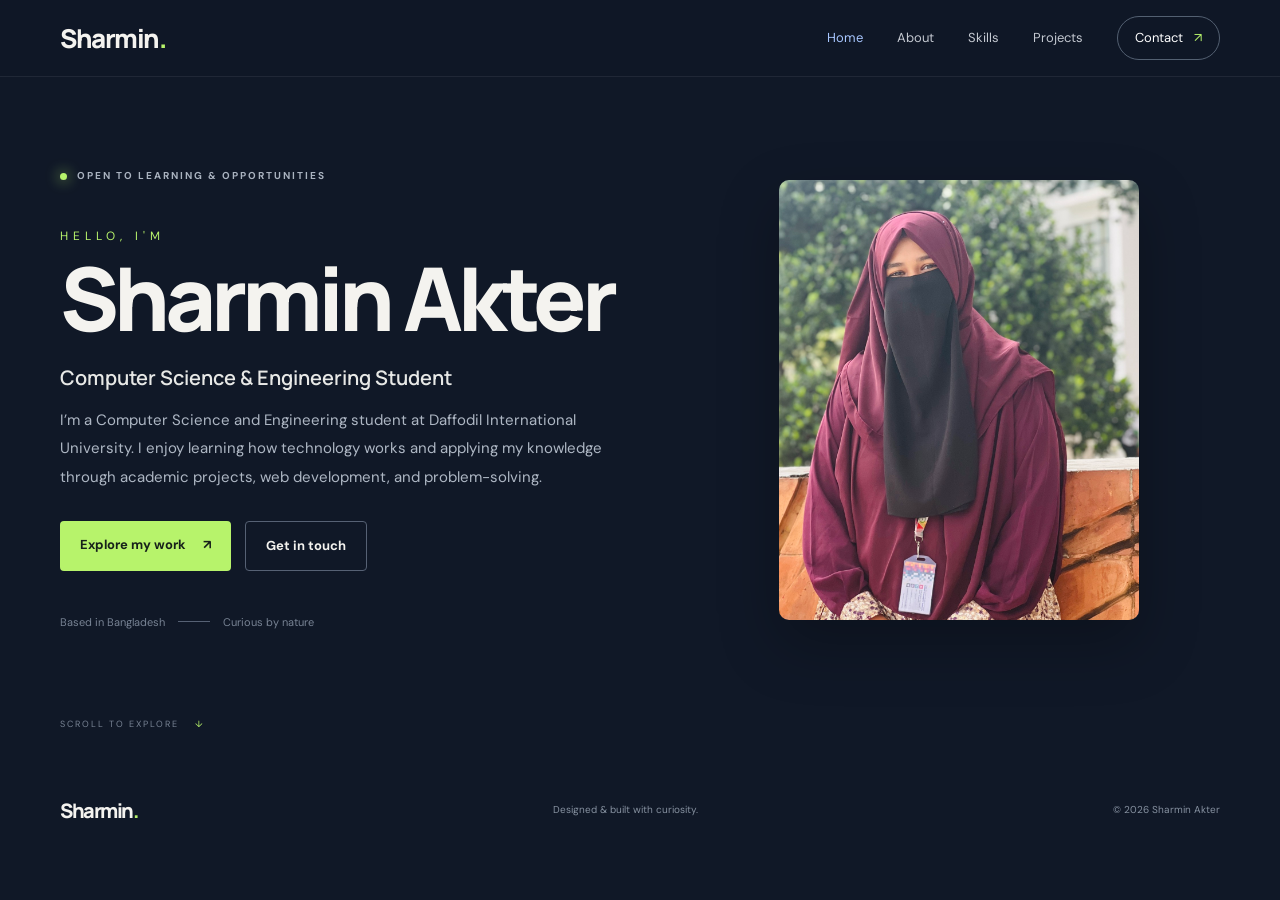
<file: index.html>
<!DOCTYPE html>
<html lang="en"><head><meta charset="utf-8"/><meta content="width=device-width, initial-scale=1.0" name="viewport"/><meta content="Sharmin Akter's CSE personal portfolio" name="description"/><title>Home | Sharmin Akter</title><link href="https://fonts.googleapis.com" rel="preconnect"/><link crossorigin="" href="https://fonts.gstatic.com" rel="preconnect"/><link href="https://fonts.googleapis.com/css2?family=DM+Sans:ital,opsz,wght@0,9..40,400;0,9..40,500;0,9..40,600;0,9..40,700;1,9..40,400&amp;family=Manrope:wght@500;600;700;800&amp;display=swap" rel="stylesheet"/><link href="style.css" rel="stylesheet"/></head><body><div class="scroll-progress" id="scrollProgress"></div><header class="site-header"><nav aria-label="Main navigation" class="nav container"><a class="logo" href="index.html">Sharmin<span>.</span></a><button aria-expanded="false" aria-label="Open navigation" class="menu-toggle" id="menuToggle"><span></span><span></span></button><div class="nav-links" id="navLinks"><a class="active" href="index.html">Home</a><a class="" href="about.html">About</a><a class="" href="skills.html">Skills</a><a class="" href="projects.html">Projects</a><a class="nav-cta" href="contact.html">Contact <span>↗</span></a></div></nav></header><main><section class="hero section container" id="home">
<div class="hero-copy">
<div class="eyebrow"><span class="status-dot"></span> OPEN TO LEARNING &amp; OPPORTUNITIES</div>
<p class="hero-kicker">HELLO, I'M</p>
<h1>Sharmin Akter</h1>
<h2>Computer Science &amp; Engineering Student</h2>
<p class="hero-description">I’m a Computer Science and Engineering student at Daffodil International University. I enjoy learning how technology works and applying my knowledge through academic projects, web development, and problem-solving.</p>
<div class="hero-actions">
<a class="btn btn-primary" href="projects.html">Explore my work <span>↗</span></a>
<a class="btn btn-ghost" href="contact.html">Get in touch</a>
</div>
<div class="hero-meta"><span>Based in Bangladesh</span><span class="meta-line"></span><span>Curious by nature</span></div>
</div>
<div class="hero-art profile-photo"><img alt="" src="assets/sharmin-akter.jpg"/></div>
<a class="scroll-cue" href="#about">SCROLL TO EXPLORE <span>↓</span></a>
</section></main><footer class="footer"><div class="container footer-inner"><a class="logo" href="index.html">Sharmin<span>.</span></a><p>Designed &amp; built with curiosity.</p><p>© <span id="year"></span> Sharmin Akter</p></div></footer><button aria-label="Back to top" class="back-top" id="backTop">↑</button><script src="script.js"></script></body></html>
</file>
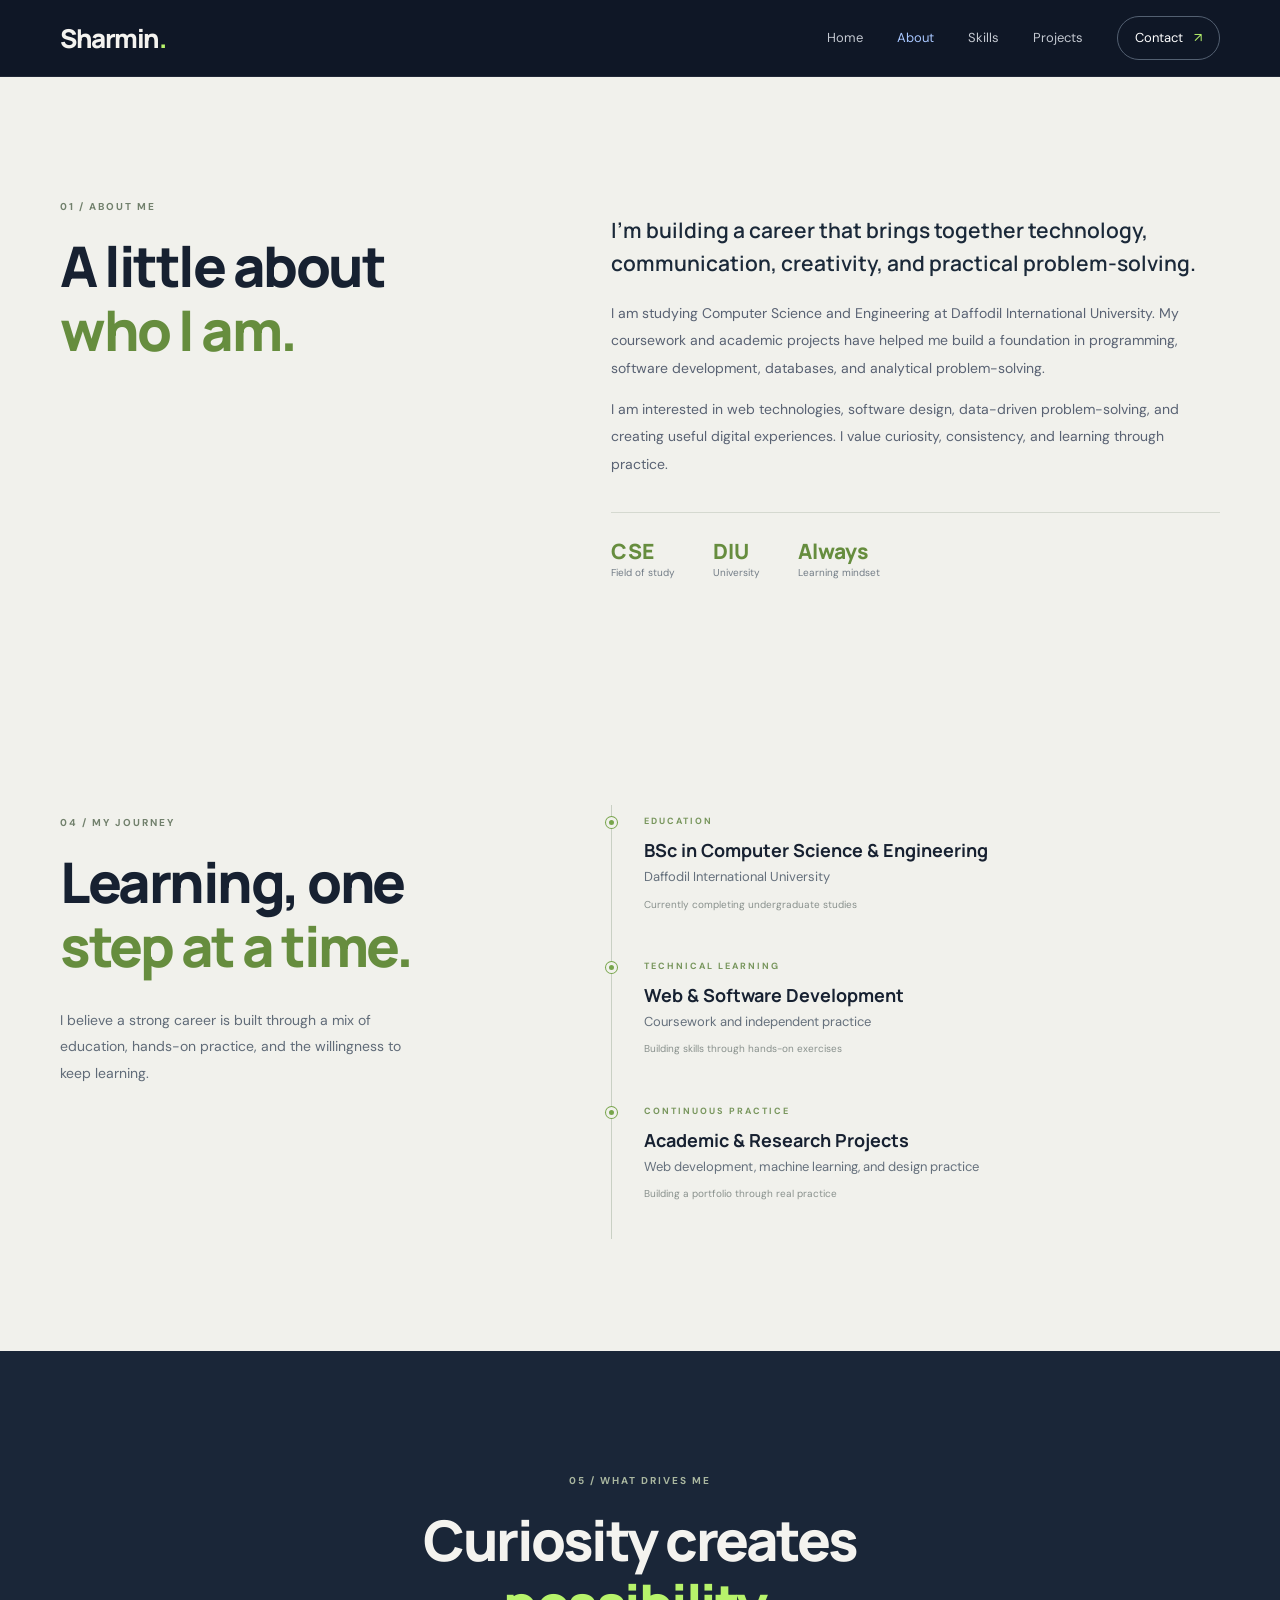
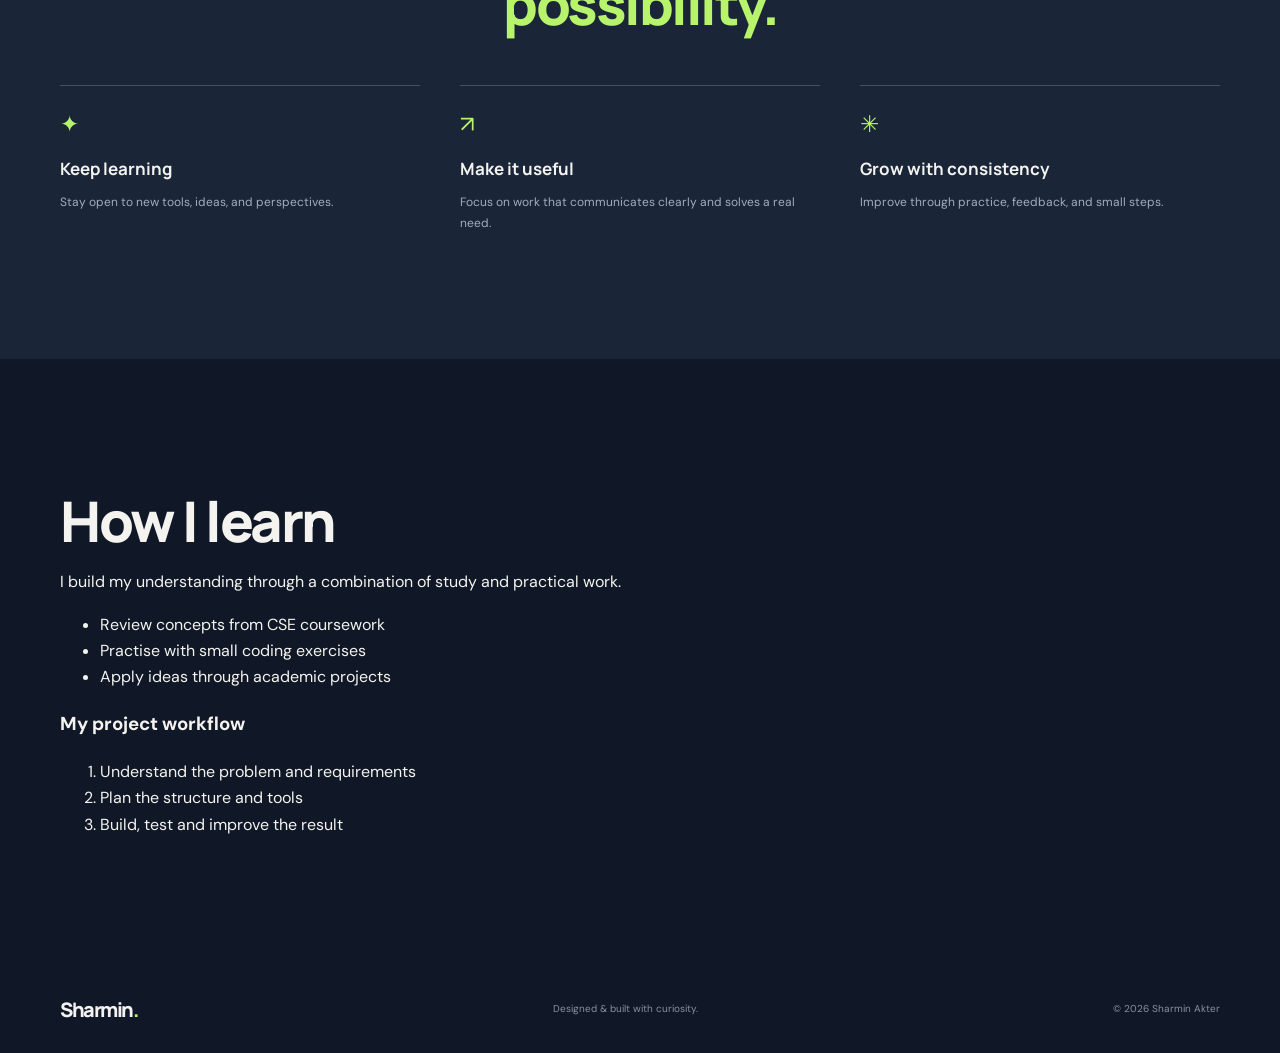
<file: about.html>
<!DOCTYPE html>
<html lang="en"><head><meta charset="utf-8"/><meta content="width=device-width, initial-scale=1.0" name="viewport"/><meta content="Sharmin Akter's CSE personal portfolio" name="description"/><title>About | Sharmin Akter</title><link href="https://fonts.googleapis.com" rel="preconnect"/><link crossorigin="" href="https://fonts.gstatic.com" rel="preconnect"/><link href="https://fonts.googleapis.com/css2?family=DM+Sans:ital,opsz,wght@0,9..40,400;0,9..40,500;0,9..40,600;0,9..40,700;1,9..40,400&amp;family=Manrope:wght@500;600;700;800&amp;display=swap" rel="stylesheet"/><link href="style.css" rel="stylesheet"/></head><body><div class="scroll-progress" id="scrollProgress"></div><header class="site-header"><nav aria-label="Main navigation" class="nav container"><a class="logo" href="index.html">Sharmin<span>.</span></a><button aria-expanded="false" aria-label="Open navigation" class="menu-toggle" id="menuToggle"><span></span><span></span></button><div class="nav-links" id="navLinks"><a class="" href="index.html">Home</a><a class="active" href="about.html">About</a><a class="" href="skills.html">Skills</a><a class="" href="projects.html">Projects</a><a class="nav-cta" href="contact.html">Contact <span>↗</span></a></div></nav></header><main><section class="section about-section" id="about">
<div class="container two-col">
<div><p class="section-label">01 / ABOUT ME</p><h2 class="section-title">A little about<br/><span>who I am.</span></h2></div>
<div class="about-copy">
<p class="lead">I’m building a career that brings together technology, communication, creativity, and practical problem-solving.</p>
<p>I am studying Computer Science and Engineering at Daffodil International University. My coursework and academic projects have helped me build a foundation in programming, software development, databases, and analytical problem-solving.</p>
<p>I am interested in web technologies, software design, data-driven problem-solving, and creating useful digital experiences. I value curiosity, consistency, and learning through practice.</p>
<div class="about-facts"><div><strong>CSE</strong><span>Field of study</span></div><div><strong>DIU</strong><span>University</span></div><div><strong>Always</strong><span>Learning mindset</span></div></div>
</div>
</div>
</section><section class="section journey-section" id="journey">
<div class="container two-col">
<div><p class="section-label">04 / MY JOURNEY</p><h2 class="section-title">Learning, one<br/><span>step at a time.</span></h2><p class="journey-intro">I believe a strong career is built through a mix of education, hands-on practice, and the willingness to keep learning.</p></div>
<div class="timeline">
<div class="timeline-item"><span class="timeline-dot"></span><p class="timeline-date">EDUCATION</p><h3>BSc in Computer Science &amp; Engineering</h3><p>Daffodil International University</p><span class="timeline-detail">Currently completing undergraduate studies</span></div>
<div class="timeline-item"><span class="timeline-dot"></span><p class="timeline-date">TECHNICAL LEARNING</p><h3>Web &amp; Software Development</h3><p>Coursework and independent practice</p><span class="timeline-detail">Building skills through hands-on exercises</span></div>
<div class="timeline-item"><span class="timeline-dot"></span><p class="timeline-date">CONTINUOUS PRACTICE</p><h3>Academic &amp; Research Projects</h3><p>Web development, machine learning, and design practice</p><span class="timeline-detail">Building a portfolio through real practice</span></div>
</div>
</div>
</section><section class="section values-section">
<div class="container values-inner"><p class="section-label">05 / WHAT DRIVES ME</p><h2 class="section-title">Curiosity creates<br/><span>possibility.</span></h2><div class="values-grid"><div><span>✦</span><h3>Keep learning</h3><p>Stay open to new tools, ideas, and perspectives.</p></div><div><span>↗</span><h3>Make it useful</h3><p>Focus on work that communicates clearly and solves a real need.</p></div><div><span>✳</span><h3>Grow with consistency</h3><p>Improve through practice, feedback, and small steps.</p></div></div></div>
</section><section class="section assignment-learning-list"><div class="container"><h2 class="section-title">How I learn</h2><p>I build my understanding through a combination of study and practical work.</p><ul><li>Review concepts from CSE coursework</li><li>Practise with small coding exercises</li><li>Apply ideas through academic projects</li></ul><h3>My project workflow</h3><ol><li>Understand the problem and requirements</li><li>Plan the structure and tools</li><li>Build, test and improve the result</li></ol></div></section></main><footer class="footer"><div class="container footer-inner"><a class="logo" href="index.html">Sharmin<span>.</span></a><p>Designed &amp; built with curiosity.</p><p>© <span id="year"></span> Sharmin Akter</p></div></footer><button aria-label="Back to top" class="back-top" id="backTop">↑</button><script src="script.js"></script></body></html>
</file>
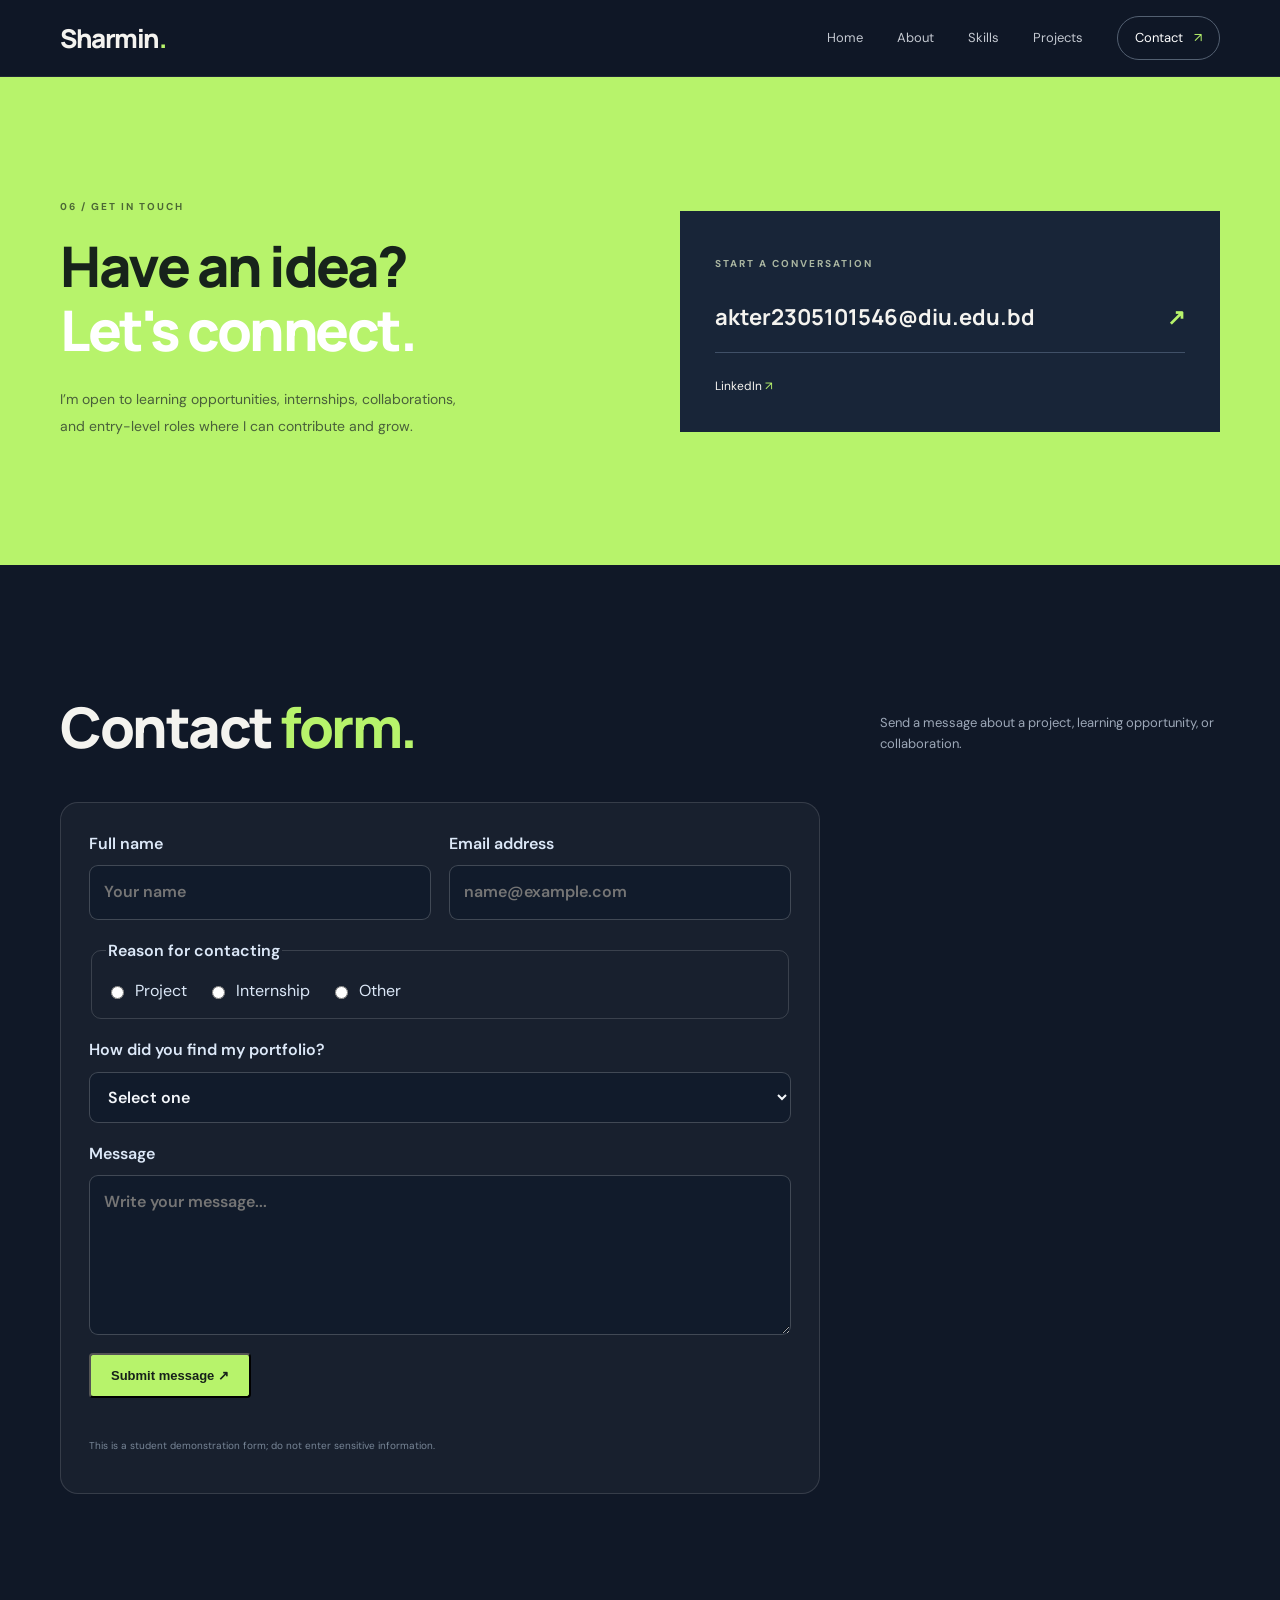
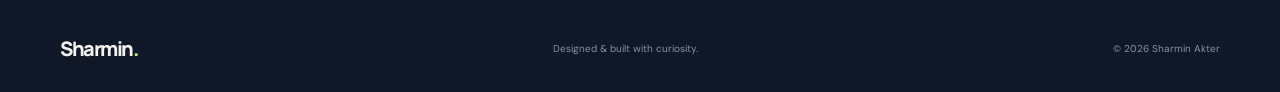
<file: contact.html>
<!DOCTYPE html><html lang="en"><head><meta charset="UTF-8"><meta name="viewport" content="width=device-width, initial-scale=1.0"><meta name="description" content="Sharmin Akter's CSE personal portfolio"><title>Contact | Sharmin Akter</title><link rel="preconnect" href="https://fonts.googleapis.com"><link rel="preconnect" href="https://fonts.gstatic.com" crossorigin><link href="https://fonts.googleapis.com/css2?family=DM+Sans:ital,opsz,wght@0,9..40,400;0,9..40,500;0,9..40,600;0,9..40,700;1,9..40,400&family=Manrope:wght@500;600;700;800&display=swap" rel="stylesheet"><link rel="stylesheet" href="style.css"></head><body><div class="scroll-progress" id="scrollProgress"></div><header class="site-header"><nav class="nav container" aria-label="Main navigation"><a class="logo" href="index.html">Sharmin<span>.</span></a><button class="menu-toggle" id="menuToggle" aria-label="Open navigation" aria-expanded="false"><span></span><span></span></button><div class="nav-links" id="navLinks"><a class="" href="index.html">Home</a><a class="" href="about.html">About</a><a class="" href="skills.html">Skills</a><a class="" href="projects.html">Projects</a><a class="nav-cta" href="contact.html">Contact <span>↗</span></a></div></nav></header><main><section class="section contact-section" id="contact">
<div class="container contact-wrap">
<div><p class="section-label">06 / GET IN TOUCH</p><h2 class="section-title">Have an idea?<br/><span>Let's connect.</span></h2><p class="contact-copy">I’m open to learning opportunities, internships, collaborations, and entry-level roles where I can contribute and grow.</p></div>
<div class="contact-panel"><p class="contact-overline">START A CONVERSATION</p><a class="contact-email" href="mailto:akter2305101546@diu.edu.bd">akter2305101546@diu.edu.bd <span>↗</span></a><div class="contact-links"><a href="https://www.linkedin.com/in/sharmin-akter-prity-55a629425/" rel="noopener" target="_blank">LinkedIn <span>↗</span></a></div></div>
</div>
</section><section class="section contact-form-section"><div class="container"><div class="section-heading-row"><h2 class="section-title">Contact <span>form.</span></h2><p class="section-intro">Send a message about a project, learning opportunity, or collaboration.</p></div><form id="contactForm" class="assignment-form"><div class="form-grid"><label>Full name<input type="text" name="name" required minlength="2" placeholder="Your name"></label><label>Email address<input type="email" name="email" required placeholder="name@example.com"></label></div><fieldset><legend>Reason for contacting</legend><label class="choice"><input type="radio" name="reason" value="Project" required> Project</label><label class="choice"><input type="radio" name="reason" value="Internship"> Internship</label><label class="choice"><input type="radio" name="reason" value="Other"> Other</label></fieldset><label>How did you find my portfolio?<select name="source" required><option value="">Select one</option><option>University</option><option>GitHub</option><option>Social media</option><option>Other</option></select></label><label>Message<textarea name="message" rows="5" required minlength="10" placeholder="Write your message..."></textarea></label><button class="btn btn-primary" type="submit">Submit message ↗</button><p id="formStatus" class="small-note" role="status" aria-live="polite">This is a student demonstration form; do not enter sensitive information.</p></form></div></section></main><footer class="footer"><div class="container footer-inner"><a class="logo" href="index.html">Sharmin<span>.</span></a><p>Designed &amp; built with curiosity.</p><p>© <span id="year"></span> Sharmin Akter</p></div></footer><button class="back-top" id="backTop" aria-label="Back to top">↑</button><script src="script.js"></script></body></html>
</file>
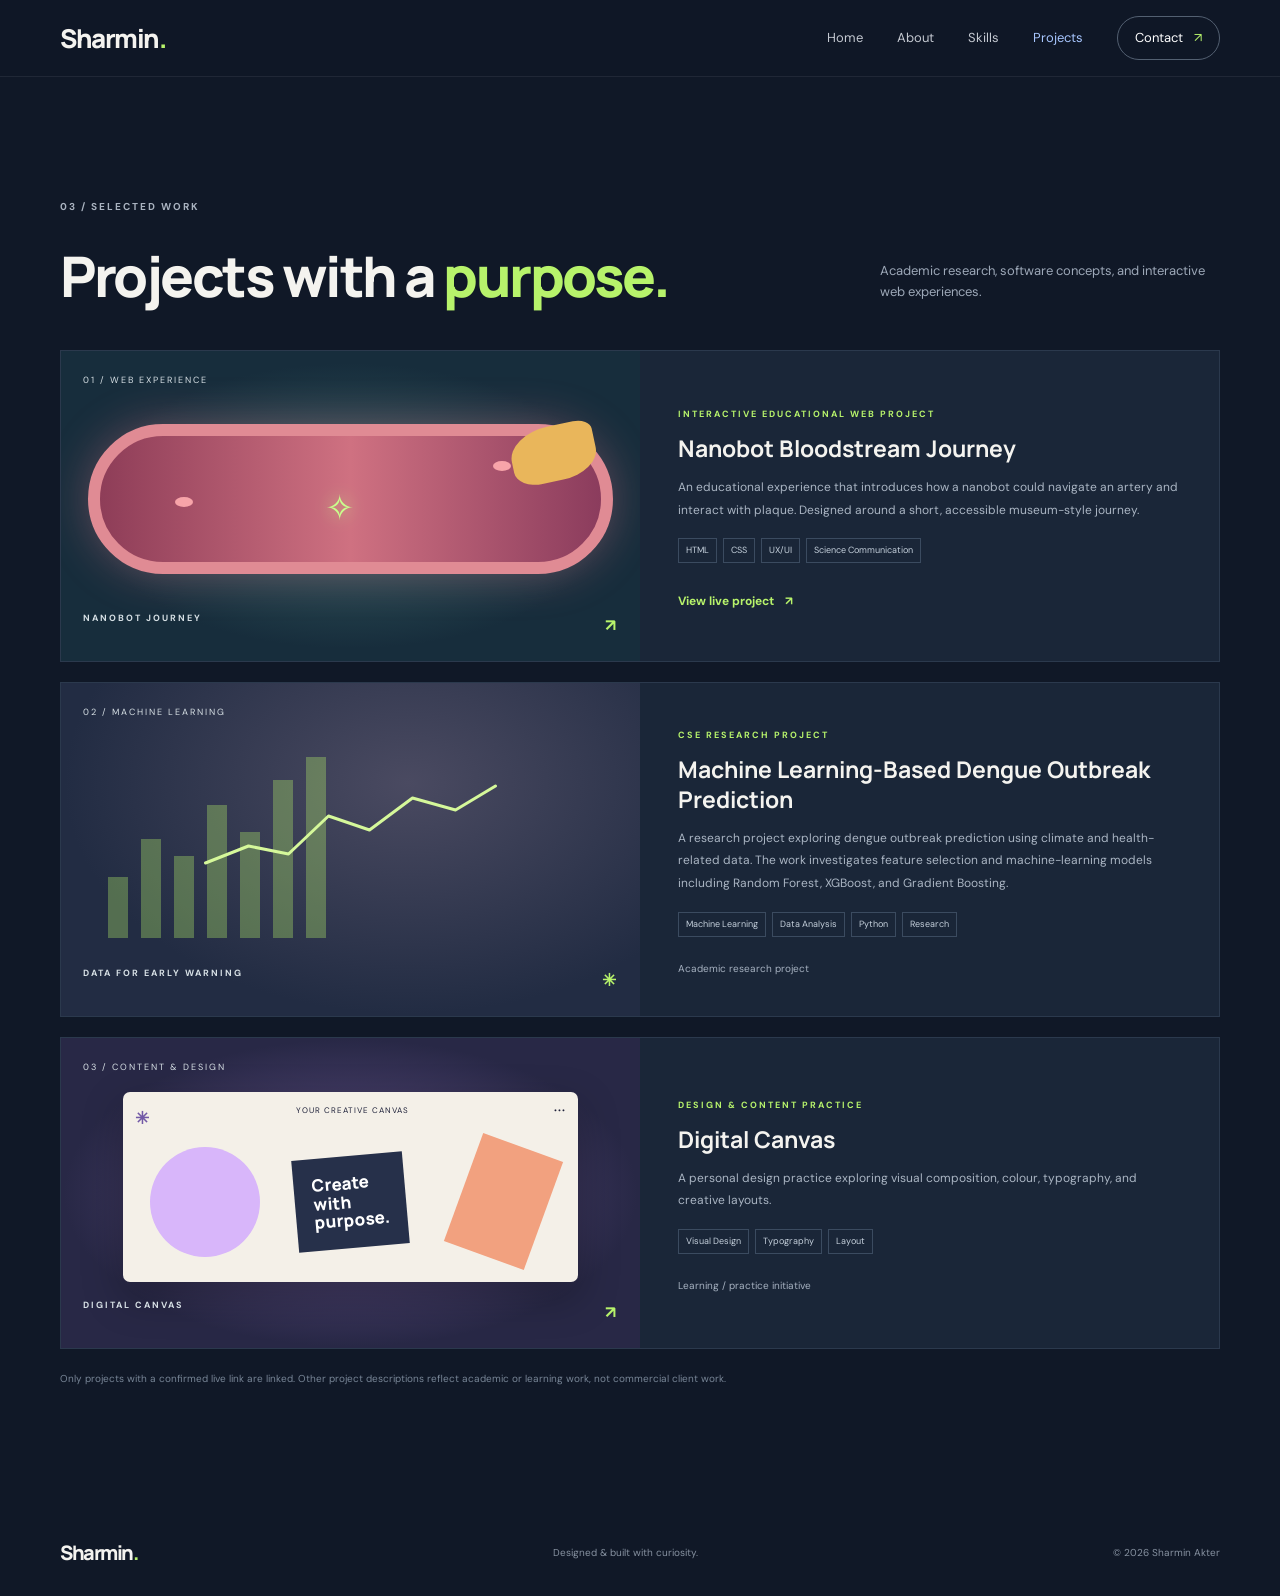
<file: projects.html>
<!DOCTYPE html><html lang="en"><head><meta charset="UTF-8"><meta name="viewport" content="width=device-width, initial-scale=1.0"><meta name="description" content="Sharmin Akter's CSE personal portfolio"><title>Projects | Sharmin Akter</title><link rel="preconnect" href="https://fonts.googleapis.com"><link rel="preconnect" href="https://fonts.gstatic.com" crossorigin><link href="https://fonts.googleapis.com/css2?family=DM+Sans:ital,opsz,wght@0,9..40,400;0,9..40,500;0,9..40,600;0,9..40,700;1,9..40,400&family=Manrope:wght@500;600;700;800&display=swap" rel="stylesheet"><link rel="stylesheet" href="style.css"></head><body><div class="scroll-progress" id="scrollProgress"></div><header class="site-header"><nav class="nav container" aria-label="Main navigation"><a class="logo" href="index.html">Sharmin<span>.</span></a><button class="menu-toggle" id="menuToggle" aria-label="Open navigation" aria-expanded="false"><span></span><span></span></button><div class="nav-links" id="navLinks"><a class="" href="index.html">Home</a><a class="" href="about.html">About</a><a class="" href="skills.html">Skills</a><a class="active" href="projects.html">Projects</a><a class="nav-cta" href="contact.html">Contact <span>↗</span></a></div></nav></header><main><section class="section projects-section" id="projects">
<div class="container">
<p class="section-label">03 / SELECTED WORK</p>
<div class="section-heading-row"><h2 class="section-title">Projects with a <span>purpose.</span></h2><p class="section-intro">Academic research, software concepts, and interactive web experiences.</p></div>
<div class="project-list">
<article class="project-card featured">
<div class="project-visual visual-nano"><div class="visual-label">01 / WEB EXPERIENCE</div><div class="artery"><div class="blood-cell b1"></div><div class="blood-cell b2"></div><div class="nanobot">✧</div><div class="plaque"></div></div><div class="visual-bottom">NANOBOT JOURNEY <span>↗</span></div></div>
<div class="project-info"><p class="project-type">INTERACTIVE EDUCATIONAL WEB PROJECT</p><h3>Nanobot Bloodstream Journey</h3><p>An educational experience that introduces how a nanobot could navigate an artery and interact with plaque. Designed around a short, accessible museum-style journey.</p><div class="project-tags"><span>HTML</span><span>CSS</span><span>UX/UI</span><span>Science Communication</span></div><a class="text-link" href="https://sharmin-pritycse.github.io/Nanobot-Bloodstream-Journey/" rel="noopener" target="_blank">View live project <span>↗</span></a></div>
</article>
<article class="project-card">
<div class="project-visual visual-dengue"><div class="visual-label">02 / MACHINE LEARNING</div><div class="chart-art"><div class="chart-bars"><i></i><i></i><i></i><i></i><i></i><i></i><i></i></div><svg aria-hidden="true" viewbox="0 0 300 110"><polyline points="5,85 48,68 88,76 128,38 169,52 212,20 255,32 295,8"></polyline></svg></div><div class="visual-bottom">DATA FOR EARLY WARNING <span>✳</span></div></div>
<div class="project-info"><p class="project-type">CSE RESEARCH PROJECT</p><h3>Machine Learning-Based Dengue Outbreak Prediction</h3><p>A research project exploring dengue outbreak prediction using climate and health-related data. The work investigates feature selection and machine-learning models including Random Forest, XGBoost, and Gradient Boosting.</p><div class="project-tags"><span>Machine Learning</span><span>Data Analysis</span><span>Python</span><span>Research</span></div><span class="project-status">Academic research project</span></div>
</article>
<article class="project-card">
<div class="project-visual visual-canvas"><div class="visual-label">03 / CONTENT &amp; DESIGN</div><div class="canvas-window"><div class="canvas-top"><b>✳</b><span>YOUR CREATIVE CANVAS</span><span>•••</span></div><div class="canvas-shapes"><div class="shape shape-a"></div><div class="shape shape-b"></div><div class="shape shape-c">Create<br/>with<br/>purpose.</div></div></div><div class="visual-bottom">DIGITAL CANVAS <span>↗</span></div></div>
<div class="project-info"><p class="project-type">DESIGN &amp; CONTENT PRACTICE</p><h3>Digital Canvas</h3><p>A personal design practice exploring visual composition, colour, typography, and creative layouts.</p><div class="project-tags"><span>Visual Design</span><span>Typography</span><span>Layout</span></div><span class="project-status">Learning / practice initiative</span></div>
</article>
</div>
<p class="small-note">Only projects with a confirmed live link are linked. Other project descriptions reflect academic or learning work, not commercial client work.</p>
</div>
</section></main><footer class="footer"><div class="container footer-inner"><a class="logo" href="index.html">Sharmin<span>.</span></a><p>Designed &amp; built with curiosity.</p><p>© <span id="year"></span> Sharmin Akter</p></div></footer><button class="back-top" id="backTop" aria-label="Back to top">↑</button><script src="script.js"></script></body></html>
</file>
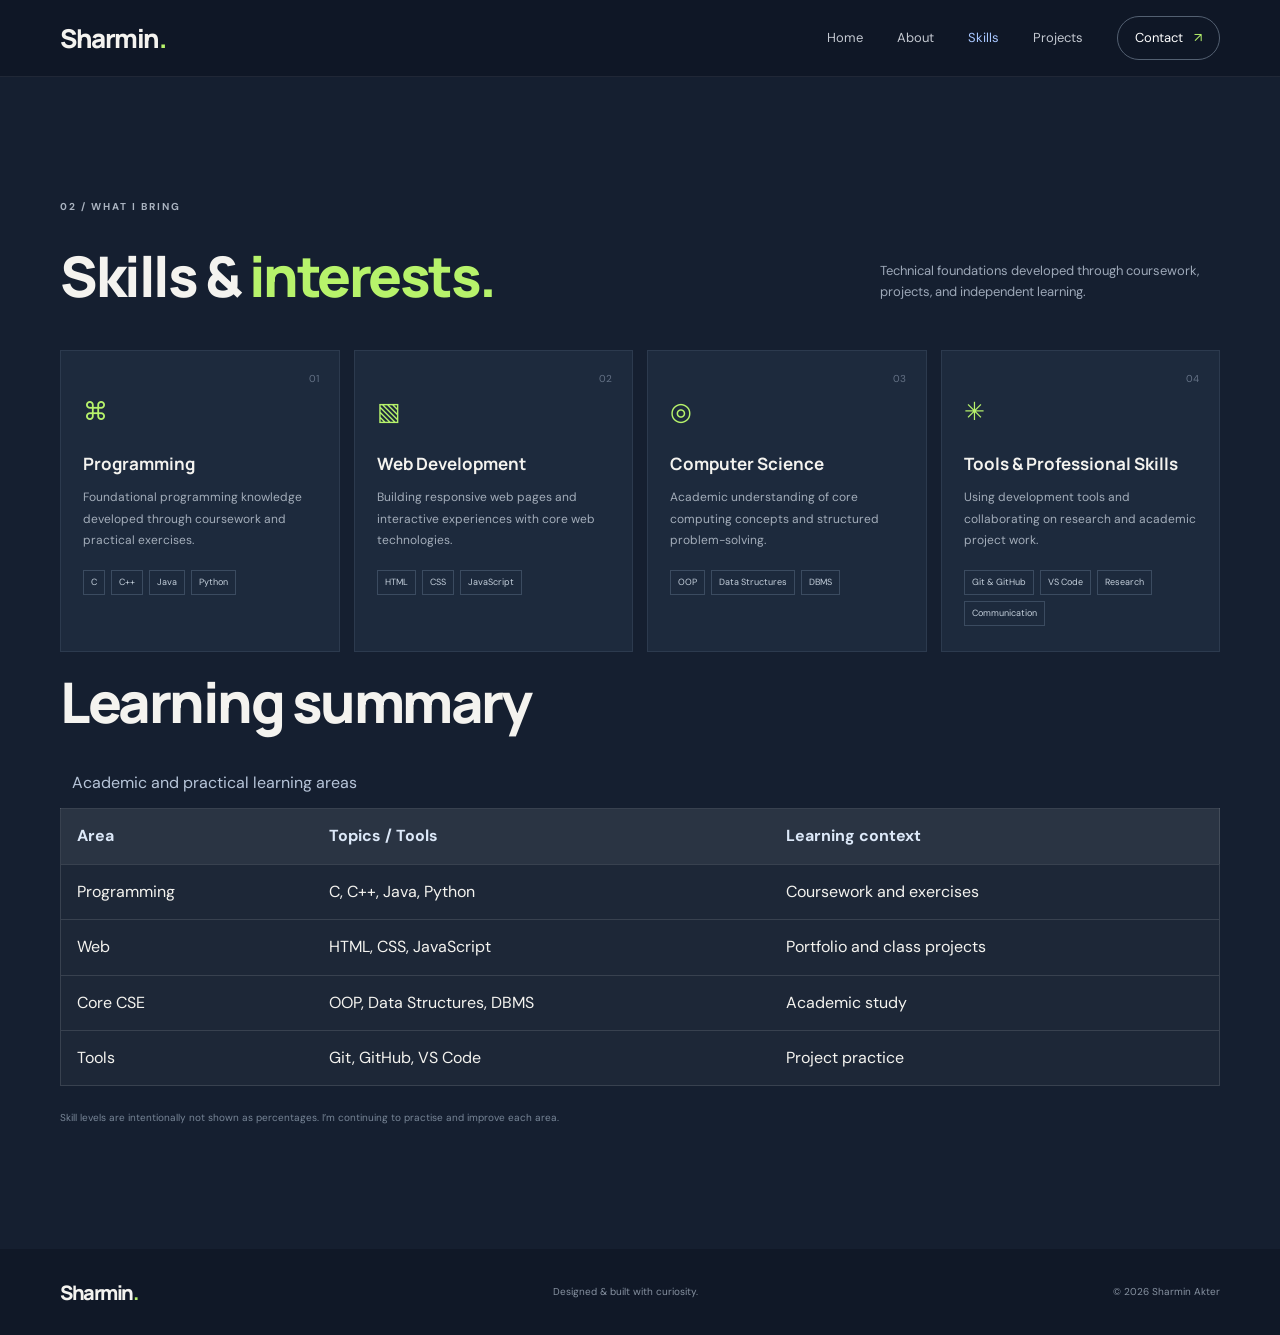
<file: skills.html>
<!DOCTYPE html>
<html lang="en"><head><meta charset="utf-8"/><meta content="width=device-width, initial-scale=1.0" name="viewport"/><meta content="Sharmin Akter's CSE personal portfolio" name="description"/><title>Skills | Sharmin Akter</title><link href="https://fonts.googleapis.com" rel="preconnect"/><link crossorigin="" href="https://fonts.gstatic.com" rel="preconnect"/><link href="https://fonts.googleapis.com/css2?family=DM+Sans:ital,opsz,wght@0,9..40,400;0,9..40,500;0,9..40,600;0,9..40,700;1,9..40,400&amp;family=Manrope:wght@500;600;700;800&amp;display=swap" rel="stylesheet"/><link href="style.css" rel="stylesheet"/></head><body><div class="scroll-progress" id="scrollProgress"></div><header class="site-header"><nav aria-label="Main navigation" class="nav container"><a class="logo" href="index.html">Sharmin<span>.</span></a><button aria-expanded="false" aria-label="Open navigation" class="menu-toggle" id="menuToggle"><span></span><span></span></button><div class="nav-links" id="navLinks"><a class="" href="index.html">Home</a><a class="" href="about.html">About</a><a class="active" href="skills.html">Skills</a><a class="" href="projects.html">Projects</a><a class="nav-cta" href="contact.html">Contact <span>↗</span></a></div></nav></header><main><section class="section skills-section" id="skills">
<div class="container">
<p class="section-label">02 / WHAT I BRING</p>
<div class="section-heading-row"><h2 class="section-title">Skills &amp; <span>interests.</span></h2><p class="section-intro">Technical foundations developed through coursework, projects, and independent learning.</p></div>
<div class="skill-grid">
<article class="skill-card"><div class="skill-number">01</div><div class="skill-icon">⌘</div><h3>Programming</h3><p>Foundational programming knowledge developed through coursework and practical exercises.</p><div class="skill-tags"><span>C</span><span>C++</span><span>Java</span><span>Python</span></div></article>
<article class="skill-card"><div class="skill-number">02</div><div class="skill-icon">▧</div><h3>Web Development</h3><p>Building responsive web pages and interactive experiences with core web technologies.</p><div class="skill-tags"><span>HTML</span><span>CSS</span><span>JavaScript</span></div></article>
<article class="skill-card"><div class="skill-number">03</div><div class="skill-icon">◎</div><h3>Computer Science</h3><p>Academic understanding of core computing concepts and structured problem-solving.</p><div class="skill-tags"><span>OOP</span><span>Data Structures</span><span>DBMS</span></div></article>
<article class="skill-card"><div class="skill-number">04</div><div class="skill-icon">✳</div><h3>Tools &amp; Professional Skills</h3><p>Using development tools and collaborating on research and academic project work.</p><div class="skill-tags"><span>Git &amp; GitHub</span><span>VS Code</span><span>Research</span><span>Communication</span></div></article>
</div><h3 class="section-title">Learning summary</h3><div class="table-wrap"><table class="skills-table"><caption>Academic and practical learning areas</caption><thead><tr><th>Area</th><th>Topics / Tools</th><th>Learning context</th></tr></thead><tbody><tr><td>Programming</td><td>C, C++, Java, Python</td><td>Coursework and exercises</td></tr><tr><td>Web</td><td>HTML, CSS, JavaScript</td><td>Portfolio and class projects</td></tr><tr><td>Core CSE</td><td>OOP, Data Structures, DBMS</td><td>Academic study</td></tr><tr><td>Tools</td><td>Git, GitHub, VS Code</td><td>Project practice</td></tr></tbody></table></div>
<p class="small-note">Skill levels are intentionally not shown as percentages. I’m continuing to practise and improve each area.</p>
</div>
</section></main><footer class="footer"><div class="container footer-inner"><a class="logo" href="index.html">Sharmin<span>.</span></a><p>Designed &amp; built with curiosity.</p><p>© <span id="year"></span> Sharmin Akter</p></div></footer><button aria-label="Back to top" class="back-top" id="backTop">↑</button><script src="script.js"></script></body></html>
</file>
<file: style.css>
*{box-sizing:border-box}html{scroll-behavior:smooth;scroll-padding-top:88px}body{margin:0;background:#101827;color:#f4f3ef;font-family:"DM Sans",sans-serif;line-height:1.65}a{color:inherit;text-decoration:none}.container{width:min(1160px,calc(100% - 48px));margin:auto}.section{padding:112px 0}.site-header{position:sticky;top:0;z-index:20;background:rgba(16,24,39,.91);backdrop-filter:blur(16px);border-bottom:1px solid rgba(255,255,255,.07)}.nav{height:76px;display:flex;align-items:center;justify-content:space-between}.logo{font:800 26px Manrope,sans-serif;letter-spacing:-1.5px}.logo span,.hero h1 span,.section-title span{color:#b7f36b}.nav-links{display:flex;align-items:center;gap:34px;font-size:13px;color:#c4c9d1}.nav-links a:hover,.contact-links a:hover{color:#b7f36b}.nav-cta{padding:10px 17px;border:1px solid #536071;border-radius:30px;color:#fff!important}.nav-cta span{color:#b7f36b;margin-left:8px}.menu-toggle{display:none;background:none;border:0}.hero{min-height:690px;display:grid;grid-template-columns:1.1fr .9fr;align-items:center;position:relative;padding-top:80px;padding-bottom:125px}.eyebrow,.section-label,.project-type,.contact-overline,.timeline-date{font-size:10px;letter-spacing:2px;font-weight:700;color:#aab3c0}.eyebrow{display:flex;align-items:center;gap:10px}.status-dot{width:7px;height:7px;background:#b7f36b;border-radius:50%;box-shadow:0 0 14px #b7f36b}.hero-kicker{font-size:12px;letter-spacing:5px;margin:42px 0 5px;color:#b7f36b}.hero h1{font:800 clamp(54px,7vw,88px)/1.05 Manrope,sans-serif;letter-spacing:-5px;margin:0}.hero h2{font:600 20px Manrope,sans-serif;color:#e7e8e6;margin:20px 0 12px}.hero h2 em{font-style:normal;color:#b7f36b}.hero-description{max-width:550px;color:#aeb7c4;font-size:15px;line-height:1.9}.hero-actions{display:flex;gap:14px;margin-top:30px}.btn{padding:13px 20px;border-radius:4px;font-size:13px;font-weight:700;transition:.2s}.btn-primary{background:#b7f36b;color:#17211a}.btn-primary:hover{transform:translateY(-3px);box-shadow:0 10px 30px #b7f36330}.btn-primary span{margin-left:14px}.btn-ghost{border:1px solid #566174}.btn-ghost:hover{border-color:#b7f36b;color:#b7f36b}.hero-meta{display:flex;align-items:center;gap:13px;margin-top:42px;color:#788394;font-size:11px}.meta-line{width:32px;height:1px;background:#566174}.hero-art{height:470px;position:relative;display:grid;place-items:center}.orbit{position:absolute;border:1px solid #334052;border-radius:50%;transform:rotate(-25deg)}.orbit-one{width:420px;height:300px}.orbit-two{width:350px;height:430px;transform:rotate(35deg)}.main-card{position:relative;width:300px;height:365px;background:#c0f77b;color:#15221b;padding:22px;transform:rotate(4deg);box-shadow:22px 24px 0 #263548}.card-top{display:flex;justify-content:space-between;font-size:9px;letter-spacing:1.5px;font-weight:700}.tiny-star{font-size:20px}.art-monogram{font:800 150px/.95 Manrope,sans-serif;letter-spacing:-15px;margin-top:42px}.art-monogram span{color:#f3f0e8}.art-caption{font:500 18px/1.4 Manrope,sans-serif;margin-top:6px}.art-caption strong{font-weight:800}.art-tags{position:absolute;bottom:22px;display:flex;gap:8px}.art-tags span{border:1px solid #536d40;padding:4px 8px;font-size:8px;letter-spacing:1px}.floating-note{position:absolute;background:#202d40;border:1px solid #3b4a5f;padding:10px 14px;font-size:11px;box-shadow:0 12px 30px #0003}.note-one{top:50px;right:0;transform:rotate(5deg)}.note-two{bottom:55px;left:0;transform:rotate(-5deg)}.note-icon{color:#b7f36b}.spark{position:absolute;color:#b7f36b}.spark-one{font-size:28px;top:80px;left:65px}.spark-two{font-size:22px;bottom:75px;right:35px}.scroll-cue{position:absolute;bottom:35px;left:0;color:#788394;font-size:9px;letter-spacing:2px}.scroll-cue span{color:#b7f36b;margin-left:12px}.about-section,.journey-section{background:#f1f1ec;color:#172131}.two-col{display:grid;grid-template-columns:.85fr 1.15fr;gap:100px}.about-section .section-label,.journey-section .section-label{color:#71806c}.section-title{font:800 clamp(36px,4.6vw,56px)/1.15 Manrope,sans-serif;letter-spacing:-2.5px;margin:18px 0 0}.about-section .section-title span,.journey-section .section-title span{color:#668d3e}.about-copy{padding-top:25px}.about-copy p{color:#596273;font-size:14px;line-height:1.95}.about-copy .lead{font:600 21px/1.55 Manrope,sans-serif;color:#1b2939;margin-top:0}.about-facts{display:flex;gap:38px;margin-top:34px;padding-top:24px;border-top:1px solid #d5d9d0}.about-facts div{display:flex;flex-direction:column}.about-facts strong{font:800 21px Manrope;color:#668d3e}.about-facts span{font-size:10px;color:#737d87}.skills-section{background:#151f30}.section-heading-row{display:flex;align-items:end;justify-content:space-between;gap:40px;margin-bottom:42px}.section-intro{max-width:340px;color:#9da8b8;font-size:13px;margin:0 0 5px}.skill-grid{display:grid;grid-template-columns:repeat(4,1fr);gap:14px}.skill-card{position:relative;min-height:275px;padding:25px 22px;background:#1d2a3d;border:1px solid #2c3a4e;transition:.25s}.skill-card:hover{transform:translateY(-5px);border-color:#829e65}.skill-number{position:absolute;right:20px;top:20px;color:#657286;font-size:10px}.skill-icon{font-size:25px;color:#b7f36b;margin:15px 0 20px}.skill-card h3,.values-grid h3{font:700 17px Manrope;margin:0 0 10px}.skill-card p,.values-grid p{font-size:12px;color:#a3adba;line-height:1.8}.skill-tags,.project-tags{display:flex;flex-wrap:wrap;gap:6px;margin-top:18px}.skill-tags span,.project-tags span{font-size:9px;color:#c5d0dc;border:1px solid #3b4b60;padding:4px 7px}.small-note{font-size:10px;color:#788697;margin-top:22px}.projects-section{background:#101827}.project-list{display:grid;gap:20px}.project-card{display:grid;grid-template-columns:1fr 1fr;background:#1a2638;border:1px solid #2b394d;min-height:310px}.project-visual{min-height:310px;position:relative;overflow:hidden;padding:22px;display:flex;flex-direction:column;justify-content:space-between}.visual-nano{background:radial-gradient(ellipse at 50% 50%,#355e62,#172d3c 65%)}.visual-dengue{background:radial-gradient(ellipse at 60% 30%,#4a4a61,#222c43 70%)}.visual-canvas{background:radial-gradient(ellipse at 50% 50%,#65538b,#282846 70%)}.visual-label,.visual-bottom{font-size:9px;letter-spacing:2px;color:#d7e0e5;z-index:2}.visual-bottom{display:flex;justify-content:space-between;font-weight:700}.visual-bottom span{color:#b7f36b;font-size:17px}.artery{height:150px;border-radius:100px;background:linear-gradient(90deg,#8e3d58,#cf7181,#8b3c5d);border:12px solid #e08b94;position:relative;margin:20px 5px;box-shadow:0 0 45px #ef809455}.plaque{position:absolute;right:5px;top:-10px;width:85px;height:55px;background:#e9b65b;border-radius:50% 20% 45% 30%;transform:rotate(-12deg)}.nanobot{position:absolute;left:45%;top:35%;font-size:35px;color:#c9ff8d;text-shadow:0 0 18px #c9ff8d}.blood-cell{position:absolute;width:18px;height:10px;background:#f7a4a9;border-radius:50%;top:48%}.b1{left:15%}.b2{right:18%;top:20%}.chart-art{position:relative;height:190px;margin:10px 15px}.chart-bars{height:100%;display:flex;align-items:end;gap:13px;position:absolute;bottom:0;left:10px}.chart-bars i{width:20px;background:#b7f36b55;height:32%}.chart-bars i:nth-child(2){height:52%}.chart-bars i:nth-child(3){height:43%}.chart-bars i:nth-child(4){height:70%}.chart-bars i:nth-child(5){height:56%}.chart-bars i:nth-child(6){height:83%}.chart-bars i:nth-child(7){height:95%}.chart-art svg{position:absolute;inset:30px 0 0;width:100%;height:110px;overflow:visible}.chart-art polyline{fill:none;stroke:#d5f89a;stroke-width:3;stroke-linecap:round;stroke-linejoin:round}.canvas-window{margin:auto;width:85%;height:190px;background:#f4f0e8;border-radius:7px;padding:12px;color:#20233b;box-shadow:0 15px 40px #0004}.canvas-top{display:flex;justify-content:space-between;font-size:8px;letter-spacing:1px}.canvas-top b{color:#7259a6;font-size:17px}.canvas-shapes{height:140px;position:relative;display:flex;align-items:center;justify-content:center}.shape{position:absolute}.shape-a{width:110px;height:110px;background:#d8b6fa;border-radius:50%;left:15px}.shape-b{width:85px;height:115px;background:#f2a17f;right:20px;transform:rotate(20deg)}.shape-c{z-index:1;background:#26304a;color:white;padding:18px;font:800 17px/1.1 Manrope;transform:rotate(-5deg)}.project-info{padding:36px 38px;align-self:center}.project-type{color:#b7f36b;font-size:9px}.project-info h3{font:700 23px/1.3 Manrope;margin:12px 0}.project-info p:not(.project-type){font-size:12px;line-height:1.9;color:#aab5c3}.project-tags{margin:17px 0}.project-status{font-size:10px;color:#a7b2c1}.text-link{display:inline-block;color:#b7f36b;font-size:12px;font-weight:700;margin-top:12px}.text-link span{margin-left:8px}.journey-intro{color:#606b78;font-size:14px;max-width:350px;line-height:1.9;margin-top:28px}.timeline{border-left:1px solid #c9d0c4;padding-left:32px}.timeline-item{position:relative;padding:0 0 34px}.timeline-dot{position:absolute;left:-38px;top:3px;width:11px;height:11px;background:#78a54c;border:3px solid #f1f1ec;border-radius:50%;box-shadow:0 0 0 1px #78a54c}.timeline-date{color:#78965d;font-size:9px}.timeline-item h3{font:700 18px Manrope;margin:8px 0 4px}.timeline-item p:not(.timeline-date){margin:0;color:#65707c;font-size:13px}.timeline-detail{display:inline-block;margin-top:9px;font-size:10px;color:#89918d}.values-section{background:#1a2638}.values-inner{text-align:center}.values-inner .section-label{color:#aab7a0}.values-inner .section-title{margin-bottom:48px}.values-grid{display:grid;grid-template-columns:repeat(3,1fr);gap:40px;text-align:left}.values-grid>div{border-top:1px solid #405067;padding-top:20px}.values-grid span{font-size:23px;color:#b7f36b}.values-grid h3{margin-top:13px}.contact-section{background:#b7f36b;color:#17231b}.contact-section .section-label{color:#4c6835}.contact-section .section-title span{color:#fff}.contact-wrap{display:grid;grid-template-columns:1fr 1fr;gap:80px;align-items:center}.contact-copy{max-width:420px;color:#49603a;font-size:14px;line-height:1.9;margin-top:24px}.contact-panel{background:#182538;color:#f4f3ef;padding:35px}.contact-overline{color:#aab6a1}.contact-email{font:700 clamp(16px,2vw,22px) Manrope;display:flex;justify-content:space-between;gap:10px;border-bottom:1px solid #405067;padding:20px 0;overflow-wrap:anywhere}.contact-email span{color:#b7f36b}.contact-links{display:flex;gap:25px;margin-top:24px;font-size:12px}.contact-links span{color:#b7f36b}.contact-hint{font-size:10px;color:#8e9bab;margin-top:25px}.footer{background:#101827;padding:25px 0}.footer-inner{display:flex;align-items:center;justify-content:space-between}.footer .logo{font-size:20px}.footer p{font-size:10px;color:#8792a1}.back-top{position:fixed;right:22px;bottom:22px;width:40px;height:40px;border:1px solid #526176;background:#1b2a3d;color:#b7f36b;border-radius:50%;font-size:20px;opacity:0;pointer-events:none;transition:.2s}.back-top.show{opacity:1;pointer-events:auto}.scroll-progress{position:fixed;top:0;left:0;height:2px;background:#b7f36b;width:0;z-index:30}
@media(max-width:900px){.hero{grid-template-columns:1fr  .8fr}.hero-art{transform:scale(.85)}.two-col{gap:50px}.skill-grid{grid-template-columns:repeat(2,1fr)}.project-info{padding:25px}.section{padding:85px 0}}
@media(max-width:680px){.container{width:min(100% - 36px,540px)}.section{padding:72px 0}.nav{height:66px}.menu-toggle{display:flex;flex-direction:column;gap:6px;padding:10px}.menu-toggle span{width:23px;height:2px;background:#f4f3ef}.nav-links{display:none;position:absolute;top:66px;left:0;right:0;background:#172337;padding:22px;flex-direction:column;gap:20px;border-bottom:1px solid #344256}.nav-links.open{display:flex}.hero{display:flex;flex-direction:column;align-items:flex-start;padding-top:60px;padding-bottom:100px;min-height:auto}.hero h1{font-size:62px}.hero h2{font-size:17px}.hero-description{font-size:13px}.hero-art{width:100%;height:370px;transform:scale(.82);transform-origin:center;margin:0 -5px}.main-card{width:260px;height:315px}.art-monogram{font-size:125px}.scroll-cue{bottom:28px}.two-col,.contact-wrap{grid-template-columns:1fr;gap:30px}.about-copy{padding-top:0}.about-facts{gap:22px}.section-heading-row{display:block}.section-intro{margin-top:18px}.skill-grid{grid-template-columns:1fr}.skill-card{min-height:230px}.project-card{grid-template-columns:1fr}.project-visual{min-height:245px}.project-info{padding:28px 23px}.project-info h3{font-size:21px}.values-grid{grid-template-columns:1fr;gap:22px}.contact-panel{padding:25px 20px}.footer-inner{flex-wrap:wrap;gap:8px}.footer-inner p{width:100%;margin:0}.contact-email{font-size:16px}}
@media(prefers-reduced-motion:reduce){html{scroll-behavior:auto}*,*::before,*::after{transition:none!important;animation:none!important}}

/* Profile photo only — no caption or surrounding text. */
.hero-art.profile-photo{width:min(100%,360px);height:440px;margin:0 auto;transform:none;display:block;overflow:hidden;border-radius:10px;background:#1a2638;box-shadow:0 24px 60px #0004;}
.profile-photo img{display:block;width:100%;height:100%;object-fit:cover;object-position:center 25%;}
@media(max-width:680px){.hero-art.profile-photo{width:min(82%,330px);height:390px;margin:10px auto 0;transform:none;}}

/* Multi-page assignment additions */
.nav-links a.active{color:#a8c7ff}.table-wrap{overflow-x:auto;margin:1.5rem 0}.skills-table{width:100%;border-collapse:collapse;background:rgba(255,255,255,.035);border:1px solid rgba(255,255,255,.12)}.skills-table caption{text-align:left;padding:12px;color:#b7c5d9}.skills-table th,.skills-table td{padding:14px 16px;text-align:left;border-bottom:1px solid rgba(255,255,255,.12)}.skills-table th{color:#dce8f8;background:rgba(255,255,255,.06)}.assignment-form{max-width:760px;padding:28px;border:1px solid rgba(255,255,255,.13);border-radius:18px;background:rgba(255,255,255,.035);display:grid;gap:18px}.assignment-form label,.assignment-form legend{display:grid;gap:8px;color:#dce8f8;font-weight:600}.form-grid{display:grid;grid-template-columns:1fr 1fr;gap:18px}.assignment-form input:not([type=radio]),.assignment-form select,.assignment-form textarea{width:100%;padding:13px 14px;border:1px solid rgba(255,255,255,.2);border-radius:9px;background:#111b2b;color:#f4f7fb;font:inherit}.assignment-form fieldset{border:1px solid rgba(255,255,255,.15);border-radius:10px;padding:14px;display:flex;gap:20px;flex-wrap:wrap}.assignment-form .choice{display:flex;align-items:center;gap:8px;font-weight:400}.assignment-form input[type=radio]{accent-color:#8eb5ff}.assignment-form button{cursor:pointer;justify-self:start}.assignment-form input:focus,.assignment-form select:focus,.assignment-form textarea:focus{outline:2px solid #8eb5ff;outline-offset:2px}@media(max-width:650px){.form-grid{grid-template-columns:1fr}.skills-table th,.skills-table td{padding:10px;font-size:.9rem}}
</file>
